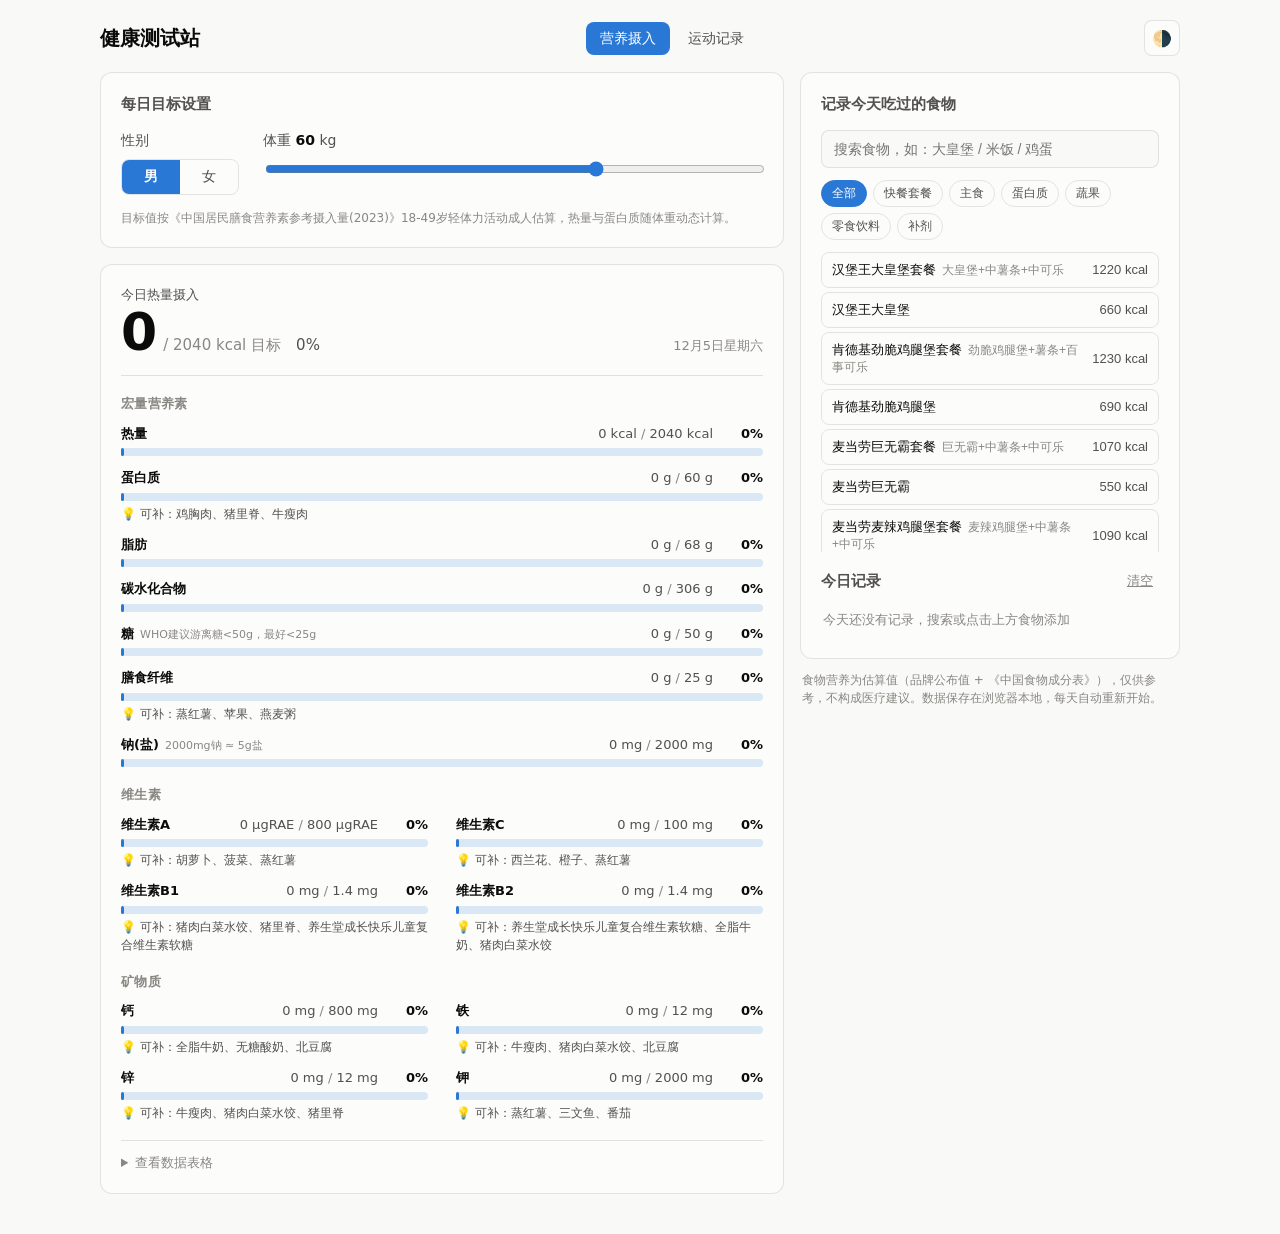
<file: index.html>
<!DOCTYPE html>
<html lang="zh-CN">
<head>
  <meta charset="UTF-8">
  <meta name="viewport" content="width=device-width, initial-scale=1.0">
  <title>健康测试站</title>
  <meta name="description" content="按性别与体重查看今日营养摄入进度：热量、蛋白质、糖、钠(盐)、维生素与矿物质。">
  <link rel="stylesheet" href="style.css">
</head>
<body>
  <header class="topbar">
    <h1>健康测试站</h1>
    <nav class="nav" aria-label="页面导航">
      <a href="index.html" class="active">营养摄入</a>
      <a href="exercise.html">运动记录</a>
    </nav>
    <button id="theme-btn" type="button" aria-label="切换主题">🌗</button>
  </header>

  <main class="layout">
    <!-- 左栏：目标设置 + 营养进度 -->
    <section class="col-left">
      <div class="card profile-card">
        <h2>每日目标设置</h2>
        <div class="profile-row">
          <div class="field">
            <span class="field-label">性别</span>
            <div class="seg">
              <button type="button" class="gender-btn" data-gender="male">男</button>
              <button type="button" class="gender-btn" data-gender="female">女</button>
            </div>
          </div>
          <div class="field field-weight">
            <span class="field-label">体重 <b id="weight-val">60</b> kg</span>
            <input type="range" id="weight" min="40" max="70" step="1" value="60"
                   aria-label="体重，40到70公斤">
          </div>
        </div>
        <p class="note">目标值按《中国居民膳食营养素参考摄入量(2023)》18-49岁轻体力活动成人估算，热量与蛋白质随体重动态计算。</p>
      </div>

      <div class="card dash-card">
        <div class="hero">
          <div class="hero-main">
            <span class="hero-label">今日热量摄入</span>
            <span class="hero-figure"><span id="hero-val">0</span><span class="hero-sub" id="hero-sub">/ 0 kcal</span></span>
            <span id="hero-pct" class="hero-pct">0%</span>
            <span id="hero-state"></span>
          </div>
          <span class="hero-date" id="hero-date"></span>
        </div>

        <div class="group">
          <h3>宏量营养素</h3>
          <div id="group-macro" class="meters"></div>
        </div>
        <div class="group">
          <h3>维生素</h3>
          <div id="group-vitamin" class="meters meters-grid"></div>
        </div>
        <div class="group">
          <h3>矿物质</h3>
          <div id="group-mineral" class="meters meters-grid"></div>
        </div>

        <details class="table-details">
          <summary>查看数据表格</summary>
          <table class="nutri-table">
            <thead><tr><th>营养素</th><th>已摄入</th><th>目标</th><th>进度</th></tr></thead>
            <tbody id="table-body"></tbody>
          </table>
        </details>
      </div>
    </section>

    <!-- 右栏：食物录入 -->
    <section class="col-right">
      <div class="card food-card">
        <h2>记录今天吃过的食物</h2>
        <input type="search" id="search" placeholder="搜索食物，如：大皇堡 / 米饭 / 鸡蛋" autocomplete="off">

        <div class="cats" role="tablist" aria-label="食物分类">
          <button type="button" class="cat-btn active" data-cat="all">全部</button>
          <button type="button" class="cat-btn" data-cat="fastfood">快餐套餐</button>
          <button type="button" class="cat-btn" data-cat="staple">主食</button>
          <button type="button" class="cat-btn" data-cat="protein">蛋白质</button>
          <button type="button" class="cat-btn" data-cat="vegfruit">蔬果</button>
          <button type="button" class="cat-btn" data-cat="snack">零食饮料</button>
          <button type="button" class="cat-btn" data-cat="supplement">补剂</button>
        </div>

        <div id="food-list" class="food-list" data-cat="all"></div>

        <div class="entries-head">
          <h2>今日记录</h2>
          <button type="button" id="clear-btn" class="link-btn">清空</button>
        </div>
        <div id="entries" class="entries"></div>
      </div>

      <p class="footnote">食物营养为估算值（品牌公布值 + 《中国食物成分表》），仅供参考，不构成医疗建议。数据保存在浏览器本地，每天自动重新开始。</p>
    </section>
  </main>

  <script src="foods.js"></script>
  <script src="exercises.js"></script>
  <script src="shared.js"></script>
  <script src="app.js"></script>
</body>
</html>
</file>
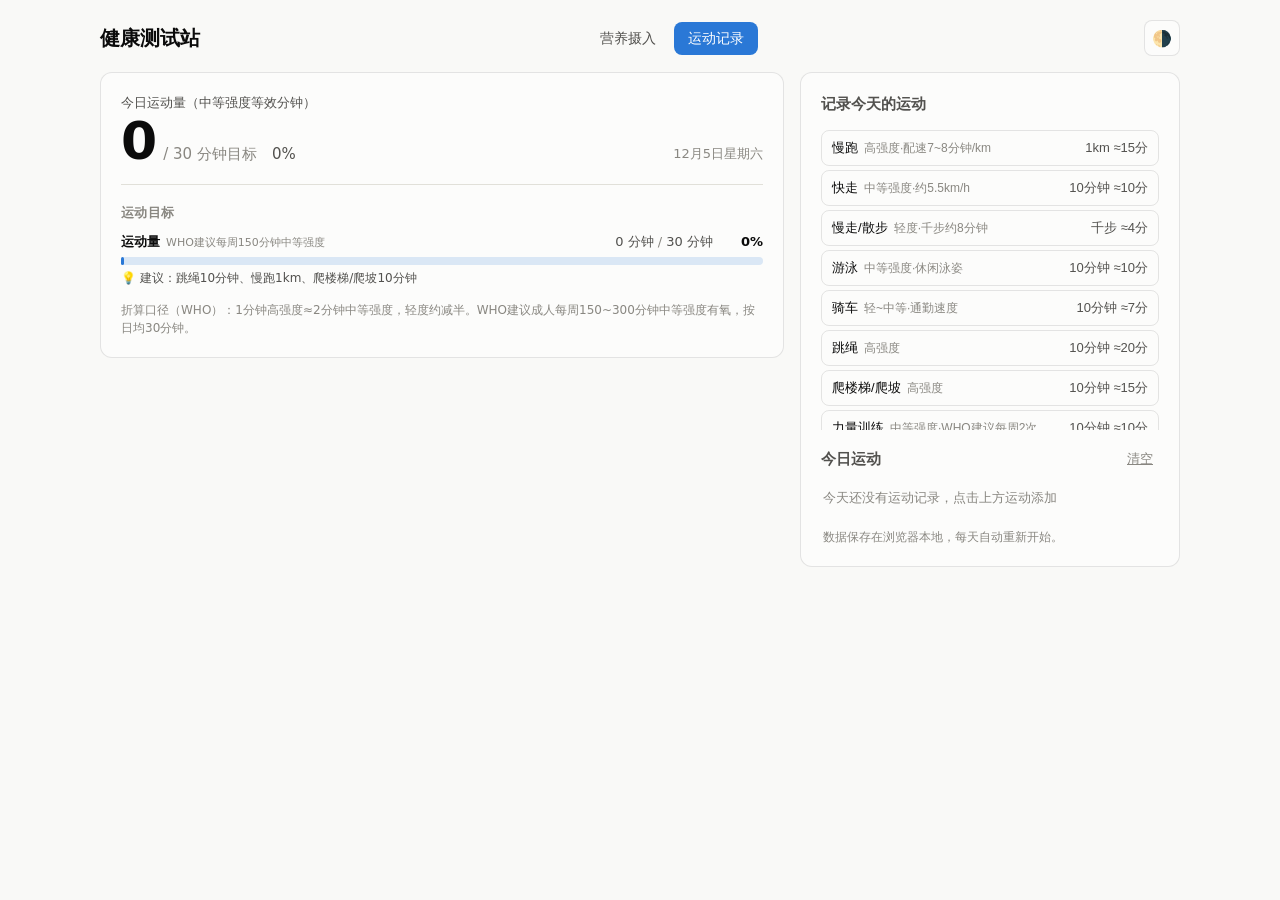
<file: exercise.html>
<!DOCTYPE html>
<html lang="zh-CN">
<head>
  <meta charset="UTF-8">
  <meta name="viewport" content="width=device-width, initial-scale=1.0">
  <title>运动记录 - 健康测试站</title>
  <meta name="description" content="记录今日运动，按WHO口径折算为中等强度等效分钟，查看是否达到每日运动量目标。">
  <link rel="stylesheet" href="style.css">
</head>
<body>
  <header class="topbar">
    <h1>健康测试站</h1>
    <nav class="nav" aria-label="页面导航">
      <a href="index.html">营养摄入</a>
      <a href="exercise.html" class="active">运动记录</a>
    </nav>
    <button id="theme-btn" type="button" aria-label="切换主题">🌗</button>
  </header>

  <main class="layout">
    <!-- 左栏：运动进度 -->
    <section class="col-left">
      <div class="card dash-card">
        <div class="hero">
          <div class="hero-main">
            <span class="hero-label">今日运动量（中等强度等效分钟）</span>
            <span class="hero-figure"><span id="hero-val">0</span><span class="hero-sub" id="hero-sub">/ 30 分钟</span></span>
            <span id="hero-pct" class="hero-pct">0%</span>
            <span id="hero-state"></span>
          </div>
          <span class="hero-date" id="hero-date"></span>
        </div>

        <div class="group">
          <h3>运动目标</h3>
          <div id="group-exercise" class="meters"></div>
        </div>

        <p class="note">折算口径（WHO）：1分钟高强度≈2分钟中等强度，轻度约减半。WHO建议成人每周150~300分钟中等强度有氧，按日均30分钟。</p>
      </div>
    </section>

    <!-- 右栏：运动录入 -->
    <section class="col-right">
      <div class="card ex-card">
        <h2>记录今天的运动</h2>
        <div id="ex-list" class="food-list"></div>
        <div class="entries-head">
          <h2>今日运动</h2>
          <button type="button" id="ex-clear-btn" class="link-btn">清空</button>
        </div>
        <div id="ex-entries" class="entries"></div>
        <p class="footnote">数据保存在浏览器本地，每天自动重新开始。</p>
      </div>
    </section>
  </main>

  <script src="foods.js"></script>
  <script src="exercises.js"></script>
  <script src="shared.js"></script>
  <script src="exercise.js"></script>
</body>
</html>
</file>
<file: style.css>
/* ===== 设计令牌（浅色为默认，深色两重作用域：系统偏好 + 手动切换） ===== */
:root {
  color-scheme: light;
  --page: #f9f9f7;
  --surface-1: #fcfcfb;
  --text-primary: #0b0b0b;
  --text-secondary: #52514e;
  --text-muted: #898781;
  --grid: #e1e0d9;
  --border: rgba(11, 11, 11, 0.10);
  --accent: #2a78d6;
  --good: #0ca30c;
  --warning: #fab219;
  --critical: #d03b3b;
  --success-text: #006300;
}
@media (prefers-color-scheme: dark) {
  :root:where(:not([data-theme="light"])) {
    color-scheme: dark;
    --page: #0d0d0d;
    --surface-1: #1a1a19;
    --text-primary: #f0efec;
    --text-secondary: #c3c2b7;
    --text-muted: #898781;
    --grid: #2c2c2a;
    --border: rgba(255, 255, 255, 0.10);
    --accent: #3987e5;
    --success-text: #0ca30c;
  }
}
:root[data-theme="dark"] {
  color-scheme: dark;
  --page: #0d0d0d;
  --surface-1: #1a1a19;
  --text-primary: #f0efec;
  --text-secondary: #c3c2b7;
  --text-muted: #898781;
  --grid: #2c2c2a;
  --border: rgba(255, 255, 255, 0.10);
  --accent: #3987e5;
  --success-text: #0ca30c;
}

* { box-sizing: border-box; }
html { -webkit-text-size-adjust: 100%; }
body {
  margin: 0;
  font-family: system-ui, -apple-system, "Segoe UI", "Microsoft YaHei", sans-serif;
  background: var(--page);
  color: var(--text-primary);
  line-height: 1.5;
}

/* ===== 顶栏 ===== */
.topbar {
  display: flex;
  align-items: center;
  justify-content: space-between;
  max-width: 1120px;
  margin: 0 auto;
  padding: 20px 20px 0;
}
.topbar h1 { font-size: 20px; margin: 0; }
.nav { display: flex; gap: 4px; }
.nav a {
  font-size: 14px; color: var(--text-secondary); text-decoration: none;
  padding: 6px 14px; border-radius: 8px;
}
.nav a:hover { color: var(--text-primary); background: color-mix(in srgb, var(--accent) 8%, var(--surface-1)); }
.nav a.active { background: var(--accent); color: #fff; }
#theme-btn {
  border: 1px solid var(--border);
  background: var(--surface-1);
  border-radius: 8px;
  width: 36px; height: 36px;
  font-size: 16px;
  cursor: pointer;
}

/* ===== 布局 ===== */
.layout {
  max-width: 1120px;
  margin: 0 auto;
  padding: 16px 20px 40px;
  display: grid;
  grid-template-columns: 1fr 380px;
  gap: 16px;
  align-items: start;
}
@media (max-width: 960px) { .layout { grid-template-columns: 1fr; } }

.card {
  background: var(--surface-1);
  border: 1px solid var(--border);
  border-radius: 12px;
  padding: 20px;
}
.card + .card, .col-left > .card + .card { margin-top: 16px; }
.card h2 { font-size: 15px; margin: 0 0 14px; color: var(--text-secondary); font-weight: 600; }

/* ===== 目标设置 ===== */
.profile-row { display: flex; gap: 24px; flex-wrap: wrap; }
.field { display: flex; flex-direction: column; gap: 8px; }
.field-label { font-size: 14px; color: var(--text-secondary); }
.field-label b { color: var(--text-primary); }
.field-weight { flex: 1; min-width: 200px; }

.seg { display: inline-flex; border: 1px solid var(--border); border-radius: 8px; overflow: hidden; }
.gender-btn {
  border: 0; background: transparent; color: var(--text-secondary);
  padding: 8px 22px; font-size: 14px; cursor: pointer;
}
.gender-btn.active { background: var(--accent); color: #fff; font-weight: 600; }

input[type="range"] { width: 100%; accent-color: var(--accent); }
.note { font-size: 12px; color: var(--text-muted); margin: 14px 0 0; }

/* ===== 热量主数字 ===== */
.hero { display: flex; align-items: flex-end; justify-content: space-between; gap: 12px; padding-bottom: 14px; border-bottom: 1px solid var(--grid); }
.hero-label { display: block; font-size: 13px; color: var(--text-secondary); }
.hero-figure { font-size: 52px; font-weight: 600; line-height: 1.1; }
.hero-sub { font-size: 15px; font-weight: 400; color: var(--text-muted); margin-left: 6px; }
.hero-pct { font-size: 15px; color: var(--text-secondary); margin-left: 10px; }
.hero-date { font-size: 13px; color: var(--text-muted); white-space: nowrap; padding-bottom: 6px; }

.chip { display: inline-block; font-size: 12px; padding: 2px 8px; border-radius: 99px; margin-left: 8px; }
.chip-critical { background: color-mix(in srgb, var(--critical) 14%, var(--surface-1)); color: var(--text-primary); }
.chip-good { background: color-mix(in srgb, var(--good) 14%, var(--surface-1)); color: var(--text-primary); }
.chip-warning { background: color-mix(in srgb, var(--warning) 18%, var(--surface-1)); color: var(--text-primary); }

/* ===== 进度条 ===== */
.group { margin-top: 18px; }
.group h3 { font-size: 13px; color: var(--text-muted); margin: 0 0 10px; font-weight: 600; letter-spacing: 0.02em; }
.meters { display: flex; flex-direction: column; gap: 12px; }
.meters-grid { display: grid; grid-template-columns: 1fr; gap: 12px 28px; }
@media (min-width: 640px) { .meters-grid { grid-template-columns: 1fr 1fr; } }

.meter-head { display: flex; align-items: baseline; gap: 8px; font-size: 13px; margin-bottom: 5px; flex-wrap: wrap; }
.meter-name { color: var(--text-primary); font-weight: 600; }
.hint { font-size: 11px; color: var(--text-muted); font-weight: 400; margin-left: 6px; }
.meter-val { color: var(--text-secondary); margin-left: auto; font-variant-numeric: tabular-nums; }
.meter-val .divider { color: var(--text-muted); }
.meter-pct { color: var(--text-primary); font-weight: 600; min-width: 42px; text-align: right; font-variant-numeric: tabular-nums; }

.state { font-size: 12px; color: var(--text-secondary); }
.state-critical { color: var(--text-primary); font-weight: 600; }

.meter-tip { font-size: 12px; color: var(--text-secondary); margin-top: 4px; }
.meter-tip-warn { color: var(--text-primary); }

/* 填充色按状态；轨道为同色系浅一档，保证整条可读 */
.meter-track { height: 8px; border-radius: 99px; }
.fill-accent .meter-track { background: color-mix(in srgb, var(--accent) 16%, var(--surface-1)); }
.fill-good .meter-track { background: color-mix(in srgb, var(--good) 16%, var(--surface-1)); }
.fill-warning .meter-track { background: color-mix(in srgb, var(--warning) 20%, var(--surface-1)); }
.fill-critical .meter-track { background: color-mix(in srgb, var(--critical) 16%, var(--surface-1)); }
.meter-fill { height: 100%; border-radius: 99px; min-width: 3px; }
.fill-accent .meter-fill { background: var(--accent); }
.fill-good .meter-fill { background: var(--good); }
.fill-warning .meter-fill { background: var(--warning); }
.fill-critical .meter-fill { background: var(--critical); }

/* ===== 数据表格 ===== */
.table-details { margin-top: 18px; border-top: 1px solid var(--grid); padding-top: 12px; }
.table-details summary { font-size: 13px; color: var(--text-muted); cursor: pointer; }
.nutri-table { width: 100%; border-collapse: collapse; font-size: 13px; margin-top: 10px; }
.nutri-table th, .nutri-table td { text-align: right; padding: 6px 4px; border-bottom: 1px solid var(--grid); font-variant-numeric: tabular-nums; }
.nutri-table th:first-child, .nutri-table td:first-child { text-align: left; }
.nutri-table th { color: var(--text-muted); font-weight: 600; }

/* ===== 食物面板 ===== */
#search {
  width: 100%; padding: 10px 12px; font-size: 14px;
  border: 1px solid var(--border); border-radius: 8px;
  background: var(--page); color: var(--text-primary);
}
#search:focus { outline: 2px solid var(--accent); outline-offset: -1px; }

.cats { display: flex; flex-wrap: wrap; gap: 6px; margin: 12px 0; }
.cat-btn {
  border: 1px solid var(--border); background: transparent; color: var(--text-secondary);
  font-size: 12px; padding: 4px 10px; border-radius: 99px; cursor: pointer;
}
.cat-btn.active { background: var(--accent); border-color: var(--accent); color: #fff; }

.food-list { max-height: 300px; overflow-y: auto; display: flex; flex-direction: column; gap: 4px; }
.food-item {
  display: flex; justify-content: space-between; align-items: center; gap: 8px;
  border: 1px solid var(--border); background: transparent; border-radius: 8px;
  padding: 8px 10px; cursor: pointer; text-align: left; color: var(--text-primary);
  font-size: 13px;
}
.food-item:hover { border-color: var(--accent); background: color-mix(in srgb, var(--accent) 6%, var(--surface-1)); }
.food-name em { font-style: normal; color: var(--text-muted); font-size: 12px; margin-left: 6px; }
.food-kcal { color: var(--text-secondary); white-space: nowrap; font-variant-numeric: tabular-nums; }

.entries-head { display: flex; justify-content: space-between; align-items: center; margin-top: 18px; }
.entries-head h2 { margin: 0; }
.link-btn { border: 0; background: none; color: var(--text-muted); font-size: 13px; cursor: pointer; text-decoration: underline; }
.link-btn:hover { color: var(--critical); }

.entries { display: flex; flex-direction: column; gap: 6px; margin-top: 10px; }
.entry {
  display: flex; align-items: center; gap: 10px;
  border: 1px solid var(--border); border-radius: 8px; padding: 8px 10px;
}
.entry-info { flex: 1; min-width: 0; }
.entry-name { display: block; font-size: 13px; font-weight: 600; }
.entry-unit { font-size: 12px; color: var(--text-muted); }
.qty { display: flex; align-items: center; gap: 8px; font-size: 13px; font-variant-numeric: tabular-nums; }
.qty button, .entry-del {
  border: 1px solid var(--border); background: var(--surface-1); color: var(--text-primary);
  width: 26px; height: 26px; border-radius: 6px; cursor: pointer; font-size: 13px; line-height: 1;
}
.qty button:hover, .entry-del:hover { border-color: var(--accent); }
.entry-del:hover { border-color: var(--critical); color: var(--critical); }

.empty { font-size: 13px; color: var(--text-muted); margin: 8px 2px; }
.footnote { font-size: 12px; color: var(--text-muted); margin: 12px 2px 0; }
</file>
